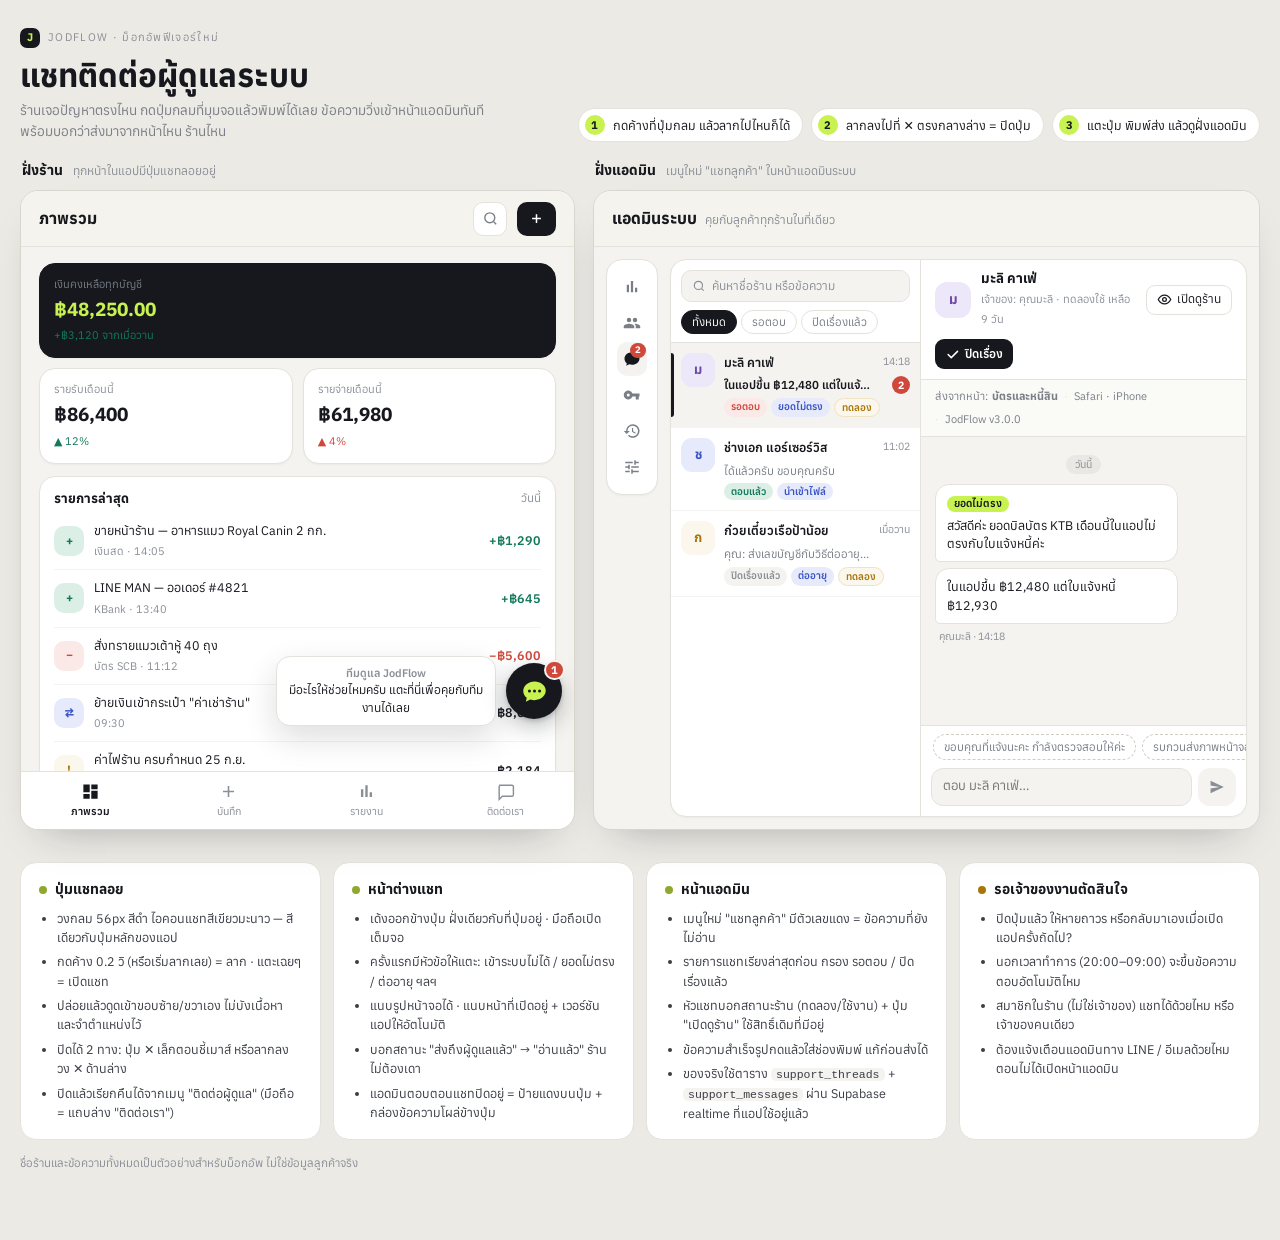
<file: claude_design/chat-support/chat-support-mockup.html>
<!doctype html>
<html lang="th"><head><meta charset="utf-8"><meta name="viewport" content="width=device-width, initial-scale=1">
<title>JodFlow แชทผู้ดูแล</title>
<link rel="preconnect" href="https://fonts.googleapis.com">
<link rel="preconnect" href="https://fonts.gstatic.com" crossorigin>
<link rel="stylesheet" href="https://fonts.googleapis.com/css2?family=Anuphan:wght@400;500;600;700&display=swap">
<style>
  /* โทเคนเดียวกับ tailwind.config.js ของแอป — ม็อกอัพนี้ตั้งใจเป็นธีมสว่างแบบเดียวกับแอปจริง */
  :root {
    --ink: #16181D;
    --ink-2: #1D2027;
    --ink-line: #24282F;
    --ink-soft: #767C85;
    --lime: #C7F250;
    --lime-dark: #B9E93A;
    --lime-deep: #8FA82E;
    --paper: #F4F3EF;
    --page: #ECEAE4;
    --white: #FFFFFF;
    --hairline: #E4E2DC;
    --muted: #7A7F87;
    --faint: #8A8F97;
    --income: #12795B;  --income-soft: #DCEFE6;
    --expense: #D0483C; --expense-soft: #FBE9E7;
    --pending: #A8760B; --pending-soft: #FBF7EC; --pending-line: #F0E3C4;
    --transfer: #3A55C4; --transfer-soft: #E7EAFA;
    --recurring: #6D4AA8; --recurring-soft: #EDE7FA;
    --shadow-card: 0 1px 2px rgba(22,24,29,.04);
    --shadow-pop: 0 12px 32px rgba(22,24,29,.14);
    --shadow-bubble: 0 8px 22px rgba(22,24,29,.28), 0 2px 4px rgba(22,24,29,.18);
    color-scheme: light;
  }
  * { box-sizing: border-box; }
  [hidden] { display: none !important; }
  body {
    margin: 0;
    background: var(--page);
    color: var(--ink);
    font: 13.5px/1.55 "Anuphan", "Sarabun", system-ui, sans-serif;
    font-variant-numeric: tabular-nums;
    -webkit-font-smoothing: antialiased;
  }
  button, input, textarea { font: inherit; color: inherit; }
  button { cursor: pointer; }
  :focus-visible { outline: 2px solid var(--transfer); outline-offset: 2px; }
  svg { display: block; flex: none; }

  .wrap { max-width: 1440px; margin: 0 auto; padding: 28px 20px 56px; }

  /* ── หัวหน้า ─────────────────────────────── */
  .intro { display: flex; flex-wrap: wrap; align-items: flex-end; justify-content: space-between; gap: 16px 32px; margin-bottom: 18px; }
  .eyebrow { font-size: 11px; letter-spacing: .12em; text-transform: uppercase; color: var(--faint); display: flex; align-items: center; gap: 8px; }
  .eyebrow .j { width: 20px; height: 20px; border-radius: 7px; background: var(--ink); color: var(--lime); font-weight: 700; font-size: 11px; display: grid; place-items: center; letter-spacing: 0; }
  h1 { font-size: clamp(24px, 3.2vw, 32px); line-height: 1.2; margin: 8px 0 6px; font-weight: 700; text-wrap: balance; }
  .lede { margin: 0; color: var(--muted); max-width: 60ch; }

  .try { display: flex; flex-wrap: wrap; gap: 8px; margin: 0; padding: 0; list-style: none; }
  .try li { display: flex; align-items: center; gap: 8px; background: var(--white); border: 1px solid var(--hairline); border-radius: 999px; padding: 6px 12px 6px 6px; font-size: 12.5px; }
  .try b { width: 20px; height: 20px; border-radius: 50%; background: var(--lime); font-size: 11px; display: grid; place-items: center; }

  .seg { display: none; background: var(--white); border: 1px solid var(--hairline); border-radius: 12px; padding: 4px; gap: 4px; margin-bottom: 12px; }
  .seg button { flex: 1; border: 0; background: none; height: 36px; border-radius: 9px; font-weight: 600; font-size: 13px; color: var(--muted); }
  .seg button[aria-pressed="true"] { background: var(--ink); color: var(--white); }

  .stage { display: grid; grid-template-columns: minmax(0, 1fr) minmax(0, 1.2fr); gap: 18px; align-items: start; }
  .col-label { display: flex; align-items: baseline; gap: 10px; margin: 0 2px 8px; }
  .col-label strong { font-size: 14px; }
  .col-label span { font-size: 12px; color: var(--faint); }

  @media (max-width: 1100px) {
    .seg { display: flex; }
    .stage { grid-template-columns: minmax(0, 1fr); }
    .stage[data-view="shop"] .col-admin, .stage[data-view="admin"] .col-shop { display: none; }
  }

  /* ── กรอบจอ ─────────────────────────────── */
  .frame {
    position: relative; overflow: hidden; height: 640px;
    background: var(--paper); border: 1px solid #D9D6CE; border-radius: 18px;
    box-shadow: 0 1px 0 rgba(255,255,255,.6) inset, 0 20px 40px -24px rgba(22,24,29,.35);
    container-type: inline-size;
    touch-action: manipulation;
  }

  /* ====== ฝั่งร้าน ====== */
  .app { display: grid; grid-template-columns: 196px minmax(0,1fr); height: 100%; }
  .side { background: var(--ink); padding: 16px 10px; display: flex; flex-direction: column; gap: 2px; }
  .brand { display: flex; align-items: center; gap: 9px; padding: 0 6px 14px; }
  .logo { width: 30px; height: 30px; border-radius: 10px; background: var(--lime); color: var(--ink); font-weight: 700; display: grid; place-items: center; font-size: 15px; }
  .brand b { color: #fff; font-size: 14px; display: block; line-height: 1.2; }
  .brand small { color: var(--ink-soft); font-size: 10.5px; }
  .side .grp { font-size: 10px; letter-spacing: .12em; text-transform: uppercase; color: #5A5F67; padding: 10px 10px 4px; }
  .nav { display: flex; align-items: center; gap: 9px; height: 34px; padding: 0 10px; border-radius: 10px; color: #A9AFB7; font-size: 12.5px; border: 0; background: none; text-align: left; width: 100%; }
  .nav.on { background: #262A32; color: #fff; }
  .nav:hover { color: #fff; }
  .nav .pill { margin-left: auto; font-size: 10.5px; font-weight: 700; background: var(--expense); color: #fff; border-radius: 999px; padding: 0 6px; }
  .nav.help { margin-top: auto; border: 1px dashed #3A3F48; height: 38px; color: var(--lime); }
  .nav.help small { margin-left: auto; font-size: 10px; color: var(--ink-soft); }

  .main { display: flex; flex-direction: column; min-width: 0; }
  .topbar { height: 56px; display: flex; align-items: center; gap: 10px; padding: 0 18px; border-bottom: 1px solid var(--hairline); background: rgba(244,243,239,.9); }
  .topbar h2 { font-size: 16px; margin: 0; flex: 1; }
  .ghost { width: 34px; height: 34px; border-radius: 10px; border: 1px solid var(--hairline); background: var(--white); display: grid; place-items: center; color: var(--muted); }
  .cta { height: 34px; padding: 0 12px; border-radius: 10px; border: 0; background: var(--ink); color: #fff; font-size: 12.5px; font-weight: 600; display: flex; align-items: center; gap: 6px; }
  .content { padding: 16px 18px; display: grid; gap: 12px; overflow: hidden; }
  .card { background: var(--white); border: 1px solid var(--hairline); border-radius: 16px; box-shadow: var(--shadow-card); }
  .kpis { display: grid; grid-template-columns: 1.3fr 1fr 1fr; gap: 10px; }
  .kpi { padding: 12px 14px; }
  .kpi.dark { background: var(--ink); border-color: var(--ink); color: #fff; }
  .kpi small { font-size: 11px; color: var(--faint); display: block; }
  .kpi.dark small { color: var(--ink-soft); }
  .kpi b { font-size: 19px; display: block; margin-top: 2px; }
  .kpi.dark b { color: var(--lime); }
  .kpi em { font-style: normal; font-size: 11px; }
  .up { color: var(--income); } .down { color: var(--expense); }
  .list { padding: 6px 14px; }
  .list h3 { font-size: 13px; margin: 6px 0 4px; display: flex; justify-content: space-between; }
  .list h3 span { font-weight: 400; color: var(--faint); font-size: 11.5px; }
  .row { display: flex; align-items: center; gap: 10px; padding: 8px 0; border-top: 1px solid var(--paper); }
  .row:first-of-type { border-top: 0; }
  .ico { width: 30px; height: 30px; border-radius: 10px; display: grid; place-items: center; font-size: 12px; font-weight: 700; }
  .row .t { flex: 1; min-width: 0; }
  .row .t div { font-size: 12.5px; white-space: nowrap; overflow: hidden; text-overflow: ellipsis; }
  .row .t small { color: var(--faint); font-size: 11px; }
  .row .amt { font-weight: 600; font-size: 12.5px; }

  .tabs-bottom { display: none; }

  /* ── ปุ่มแชทลอย ── */
  .fab {
    position: absolute; left: 0; top: 0; width: 56px; height: 56px; border-radius: 50%;
    background: var(--ink); color: var(--lime); border: 0; padding: 0;
    display: grid; place-items: center; box-shadow: var(--shadow-bubble);
    touch-action: none; user-select: none; -webkit-user-select: none; z-index: 20;
    transition: transform .18s ease, box-shadow .18s ease, left .28s cubic-bezier(.2,.9,.3,1.2), top .28s cubic-bezier(.2,.9,.3,1.2);
  }
  .fab:hover { transform: scale(1.04); }
  .fab.dragging { transition: none; transform: scale(1.12); cursor: grabbing; box-shadow: 0 16px 34px rgba(22,24,29,.35); }
  .fab.holding { transform: scale(.94); }
  .fab.holding::after {
    content: ""; position: absolute; inset: -5px; border-radius: 50%;
    border: 2px solid var(--lime); animation: ring .22s linear forwards;
  }
  @keyframes ring { from { opacity: 0; transform: scale(.8); } to { opacity: 1; transform: scale(1); } }
  .fab .ic-chat, .fab .ic-down { transition: opacity .15s, transform .2s; }
  .fab .ic-down { position: absolute; opacity: 0; transform: rotate(-90deg); color: #fff; }
  .fab.open .ic-chat { opacity: 0; transform: scale(.6); }
  .fab.open .ic-down { opacity: 1; transform: none; }
  .fab .badge {
    position: absolute; top: -3px; right: -3px; min-width: 20px; height: 20px; padding: 0 5px;
    border-radius: 999px; background: var(--expense); color: #fff; font-size: 11px; font-weight: 700;
    display: grid; place-items: center; border: 2px solid var(--paper);
  }
  .fab .x {
    position: absolute; top: -4px; left: -4px; width: 20px; height: 20px; border-radius: 50%;
    background: var(--white); color: var(--ink); border: 1px solid var(--hairline);
    display: grid; place-items: center; opacity: 0; transform: scale(.7); transition: .15s;
    box-shadow: 0 1px 3px rgba(0,0,0,.15);
  }
  .fab-wrap:hover .fab:not(.open):not(.dragging) .x, .fab:focus-visible .x { opacity: 1; transform: none; }
  .fab .x:hover { background: var(--expense); color: #fff; border-color: var(--expense); }
  .fab.side-right .x { left: auto; right: auto; left: -4px; }
  .fab.side-left .x { left: auto; right: -4px; }
  .fab.side-left .badge { right: auto; left: -3px; }

  .peek {
    position: absolute; z-index: 19; max-width: 220px; background: var(--white); border: 1px solid var(--hairline);
    border-radius: 14px; padding: 9px 12px; box-shadow: var(--shadow-pop); font-size: 12px; line-height: 1.45;
    animation: pop .2s ease-out;
  }
  .peek b { display: block; font-size: 11px; color: var(--faint); font-weight: 600; }

  .drop {
    position: absolute; left: 50%; bottom: 22px; width: 58px; height: 58px; margin-left: -29px;
    border-radius: 50%; background: rgba(22,24,29,.72); color: #fff; display: grid; place-items: center;
    z-index: 18; opacity: 0; transform: translateY(30px) scale(.8); pointer-events: none;
    transition: opacity .18s, transform .18s, background .15s;
  }
  .drop-shade { position: absolute; inset: auto 0 0 0; height: 140px; z-index: 17; pointer-events: none; opacity: 0; transition: opacity .18s; background: linear-gradient(to top, rgba(22,24,29,.28), rgba(22,24,29,0)); }
  .frame.dragging .drop, .frame.dragging .drop-shade { opacity: 1; transform: none; }
  .drop.hot { background: var(--expense); transform: scale(1.14) !important; }
  .drop-label { position: absolute; left: 0; right: 0; bottom: 88px; text-align: center; color: #fff; font-size: 11.5px; font-weight: 600; z-index: 18; opacity: 0; transition: opacity .18s; pointer-events: none; text-shadow: 0 1px 2px rgba(0,0,0,.4); }
  .frame.dragging .drop-label { opacity: 1; }

  /* ── หน้าต่างแชท ── */
  .chat {
    position: absolute; z-index: 21; width: 340px; display: flex; flex-direction: column;
    background: var(--white); border: 1px solid var(--hairline); border-radius: 18px; overflow: hidden;
    box-shadow: 0 22px 50px -12px rgba(22,24,29,.35), 0 2px 6px rgba(22,24,29,.08);
    animation: pop .2s cubic-bezier(.2,.9,.3,1.15);
  }
  @keyframes pop { from { opacity: 0; transform: translateY(8px) scale(.96); } to { opacity: 1; transform: none; } }
  .chat-hd { background: var(--ink); color: #fff; padding: 12px 12px 12px 14px; display: flex; align-items: center; gap: 10px; }
  .av { width: 36px; height: 36px; border-radius: 12px; background: var(--lime); color: var(--ink); display: grid; place-items: center; font-weight: 700; position: relative; flex: none; }
  .av .dot { position: absolute; right: -2px; bottom: -2px; width: 11px; height: 11px; border-radius: 50%; background: #3DD68C; border: 2px solid var(--ink); }
  .chat-hd .who { flex: 1; min-width: 0; }
  .chat-hd .who b { display: block; font-size: 13.5px; line-height: 1.25; }
  .chat-hd .who small { color: #A9AFB7; font-size: 11px; }
  .hd-btn { width: 30px; height: 30px; border-radius: 9px; border: 0; background: transparent; color: #A9AFB7; display: grid; place-items: center; }
  .hd-btn:hover { background: #262A32; color: #fff; }

  .chat-body { flex: 1; overflow-y: auto; padding: 14px 12px 8px; display: flex; flex-direction: column; gap: 6px; background: var(--paper); scroll-behavior: smooth; }
  .hello { background: var(--white); border: 1px solid var(--hairline); border-radius: 14px; padding: 12px; font-size: 12.5px; }
  .hello p { margin: 0 0 8px; }
  .topics { display: flex; flex-wrap: wrap; gap: 6px; }
  .topic { border: 1px solid var(--hairline); background: var(--paper); border-radius: 999px; padding: 4px 10px; font-size: 12px; }
  .topic:hover { background: var(--lime); border-color: var(--lime-dark); }

  .day { align-self: center; font-size: 10.5px; color: var(--faint); background: rgba(22,24,29,.05); padding: 1px 9px; border-radius: 999px; margin: 4px 0; }
  .msg { max-width: 82%; padding: 8px 11px; border-radius: 14px; font-size: 12.5px; line-height: 1.5; white-space: pre-wrap; word-break: break-word; }
  .msg.me { align-self: flex-end; background: var(--ink); color: #fff; border-bottom-right-radius: 5px; }
  .msg.them { align-self: flex-start; background: var(--white); border: 1px solid var(--hairline); border-bottom-left-radius: 5px; }
  .msg .from { display: block; font-size: 10.5px; font-weight: 600; color: var(--lime-deep); margin-bottom: 1px; }
  .msg .tag { display: inline-block; font-size: 10.5px; font-weight: 600; padding: 0 7px; border-radius: 999px; background: var(--lime); color: var(--ink); margin-bottom: 4px; }
  .msg .file { display: flex; align-items: center; gap: 6px; font-size: 12px; }
  .meta { font-size: 10.5px; color: var(--faint); margin: -2px 4px 4px; }
  .meta.me { align-self: flex-end; }
  .meta.read { color: var(--income); }
  .sys { align-self: center; text-align: center; font-size: 11px; color: var(--muted); max-width: 90%; }

  .ctx { display: flex; align-items: center; gap: 6px; padding: 6px 12px; font-size: 11px; color: var(--muted); background: var(--white); border-top: 1px solid var(--hairline); }
  .ctx svg { color: var(--faint); }
  .composer { display: flex; align-items: flex-end; gap: 6px; padding: 8px 10px 10px; background: var(--white); }
  .composer textarea {
    flex: 1; resize: none; border: 1px solid var(--hairline); background: var(--paper); border-radius: 12px;
    padding: 8px 11px; min-height: 38px; max-height: 96px; font-size: 13px; line-height: 1.45; outline: none;
  }
  .composer textarea:focus { border-color: var(--ink); background: var(--white); }
  .icon-btn { width: 38px; height: 38px; border-radius: 12px; border: 1px solid var(--hairline); background: var(--white); color: var(--muted); display: grid; place-items: center; flex: none; }
  .icon-btn:hover { color: var(--ink); }
  .send { width: 38px; height: 38px; border-radius: 12px; border: 0; background: var(--lime); color: var(--ink); display: grid; place-items: center; flex: none; }
  .send:disabled { background: var(--paper); color: var(--faint); cursor: default; }

  .toast {
    position: absolute; left: 50%; top: 66px; transform: translateX(-50%); z-index: 30;
    background: var(--ink); color: #fff; font-size: 12px; border-radius: 12px; padding: 9px 10px 9px 14px;
    display: flex; align-items: center; gap: 10px; box-shadow: var(--shadow-pop); width: max-content; max-width: calc(100% - 24px);
    animation: pop .2s ease-out;
  }
  .toast button { border: 0; background: var(--lime); color: var(--ink); font-weight: 600; font-size: 11.5px; border-radius: 8px; padding: 4px 10px; flex: none; }

  @container (max-width: 700px) {
    .kpis { grid-template-columns: 1fr 1fr; }
    .kpis .kpi.dark { grid-column: 1 / -1; }
  }
  /* จอร้านแคบ (มือถือ) — ซ่อนเมนูข้าง ใช้แถบล่าง แชทเต็มจอ */
  @container (max-width: 560px) {
    .app { grid-template-columns: minmax(0,1fr); }
    .side { display: none; }
    .kpis { grid-template-columns: 1fr 1fr; }
    .kpis .kpi.dark { grid-column: 1 / -1; }
    .cta span { display: none; }
    .main { padding-bottom: 58px; }
    .tabs-bottom { display: grid; grid-template-columns: repeat(4, 1fr); position: absolute; left: 0; right: 0; bottom: 0; height: 58px; background: var(--white); border-top: 1px solid var(--hairline); z-index: 5; }
    .tabs-bottom button { border: 0; background: none; font-size: 10.5px; color: var(--faint); display: flex; flex-direction: column; align-items: center; justify-content: center; gap: 2px; }
    .tabs-bottom button.on { color: var(--ink); font-weight: 600; }
  }
  @container (max-width: 440px) {
    .chat.sheet { left: 0 !important; right: 0 !important; top: 0 !important; bottom: 0 !important; width: auto; height: auto !important; border-radius: 0; border: 0; }
  }

  /* ====== ฝั่งแอดมิน ====== */
  .adm { display: flex; flex-direction: column; height: 100%; }
  .adm .topbar h2 small { font-weight: 400; color: var(--faint); font-size: 12px; margin-left: 8px; }
  .adm-body { flex: 1; min-height: 0; display: grid; grid-template-columns: 200px minmax(0,1fr); gap: 12px; padding: 12px; }
  .adm-nav { padding: 10px; display: flex; flex-direction: column; gap: 2px; align-self: start; }
  .adm-nav .cap { font-size: 10.5px; letter-spacing: .1em; text-transform: uppercase; color: var(--faint); padding: 2px 6px 6px; }
  .an { display: flex; align-items: center; gap: 9px; padding: 7px 8px; border-radius: 10px; color: var(--muted); font-size: 12.5px; border: 0; background: none; text-align: left; width: 100%; }
  .an.on { background: var(--paper); color: var(--ink); font-weight: 600; }
  .an .cnt { margin-left: auto; font-size: 10.5px; font-weight: 700; background: var(--expense); color: #fff; border-radius: 999px; padding: 0 6px; min-width: 18px; text-align: center; }
  .an .new { margin-left: auto; font-size: 9.5px; font-weight: 700; background: var(--lime); color: var(--ink); border-radius: 999px; padding: 0 6px; }
  .an .lbl { flex: 1; min-width: 0; white-space: nowrap; overflow: hidden; text-overflow: ellipsis; }

  .inbox { display: grid; grid-template-columns: 250px minmax(0,1fr); min-height: 0; overflow: hidden; }
  .threads { border-right: 1px solid var(--hairline); display: flex; flex-direction: column; min-height: 0; }
  .th-hd { padding: 10px 10px 8px; border-bottom: 1px solid var(--hairline); display: grid; gap: 8px; }
  .search { display: flex; align-items: center; gap: 6px; height: 32px; padding: 0 10px; border: 1px solid var(--hairline); border-radius: 10px; background: var(--paper); color: var(--faint); font-size: 12px; }
  .filters { display: flex; gap: 4px; }
  .filters button { border: 1px solid var(--hairline); background: var(--white); border-radius: 999px; padding: 2px 10px; font-size: 11.5px; color: var(--muted); }
  .filters button[aria-pressed="true"] { background: var(--ink); color: #fff; border-color: var(--ink); }
  .th-list { overflow-y: auto; flex: 1; }
  .th { display: grid; grid-template-columns: 34px minmax(0,1fr) auto; gap: 4px 9px; padding: 10px; border: 0; border-bottom: 1px solid var(--paper); background: none; text-align: left; width: 100%; position: relative; }
  .th:hover { background: #FAFAF7; }
  .th.on { background: var(--paper); }
  .th.on::before { content: ""; position: absolute; left: 0; top: 10px; bottom: 10px; width: 3px; border-radius: 0 3px 3px 0; background: var(--ink); }
  .th .sa { grid-row: span 2; width: 34px; height: 34px; border-radius: 11px; display: grid; place-items: center; font-weight: 700; font-size: 13px; }
  .th .nm { font-size: 12.5px; font-weight: 600; white-space: nowrap; overflow: hidden; text-overflow: ellipsis; }
  .th .tm { font-size: 10.5px; color: var(--faint); text-align: right; }
  .th .pv { font-size: 11.5px; color: var(--muted); white-space: nowrap; overflow: hidden; text-overflow: ellipsis; }
  .th.unread .pv { color: var(--ink); font-weight: 600; }
  .th .un { justify-self: end; font-size: 10.5px; font-weight: 700; background: var(--expense); color: #fff; border-radius: 999px; min-width: 18px; padding: 0 5px; text-align: center; height: 18px; line-height: 18px; }
  .th .chips { grid-column: 2 / -1; display: flex; gap: 4px; flex-wrap: wrap; }
  .chip { font-size: 10px; font-weight: 600; border-radius: 999px; padding: 0 7px; line-height: 17px; }
  .c-wait { background: var(--expense-soft); color: var(--expense); }
  .c-done { background: var(--income-soft); color: var(--income); }
  .c-closed { background: var(--paper); color: var(--faint); }
  .c-topic { background: var(--transfer-soft); color: var(--transfer); }
  .c-trial { background: var(--pending-soft); color: var(--pending); border: 1px solid var(--pending-line); }
  .flash { animation: flash 1.2s ease-out; }
  @keyframes flash { 0%, 30% { background: #F2FBD7; } 100% { background: transparent; } }

  .thread { display: flex; flex-direction: column; min-height: 0; min-width: 0; }
  .tr-hd { padding: 10px 14px; border-bottom: 1px solid var(--hairline); display: flex; align-items: center; gap: 10px; flex-wrap: wrap; }
  .tr-hd .sa { width: 36px; height: 36px; border-radius: 12px; display: grid; place-items: center; font-weight: 700; }
  .tr-hd .info { flex: 1; min-width: 140px; }
  .tr-hd .info b { font-size: 13.5px; display: block; line-height: 1.3; }
  .tr-hd .info small { font-size: 11px; color: var(--faint); }
  .btn-o { height: 30px; padding: 0 10px; border-radius: 9px; border: 1px solid var(--hairline); background: var(--white); font-size: 12px; display: flex; align-items: center; gap: 5px; }
  .btn-o:hover { border-color: var(--ink); }
  .btn-i { height: 30px; padding: 0 10px; border-radius: 9px; border: 0; background: var(--ink); color: #fff; font-size: 12px; font-weight: 600; display: flex; align-items: center; gap: 5px; }
  .back { display: none; }
  .ctx-strip { display: flex; flex-wrap: wrap; gap: 6px; padding: 8px 14px; border-bottom: 1px solid var(--hairline); background: #FAFAF7; font-size: 11px; color: var(--muted); }
  .ctx-strip span { display: inline-flex; align-items: center; gap: 4px; }
  .ctx-strip span + span::before { content: "·"; margin-right: 2px; color: var(--hairline); }
  .tr-body { flex: 1; overflow-y: auto; padding: 14px; display: flex; flex-direction: column; gap: 6px; background: var(--paper); }
  .tr-body .msg.me { background: var(--lime); color: var(--ink); }
  .tr-body .msg.me .from { color: var(--lime-deep); }
  .quick { display: flex; gap: 6px; padding: 8px 12px 0; overflow-x: auto; background: var(--white); border-top: 1px solid var(--hairline); scrollbar-width: none; }
  .quick button { flex: none; border: 1px dashed #CFCCC3; background: var(--white); border-radius: 999px; padding: 3px 10px; font-size: 11.5px; color: var(--muted); }
  .quick button:hover { border-style: solid; border-color: var(--ink); color: var(--ink); }
  .empty { flex: 1; display: grid; place-items: center; color: var(--faint); text-align: center; font-size: 12.5px; padding: 20px; }

  @container (max-width: 820px) {
    .adm-body { grid-template-columns: 52px minmax(0,1fr); }
    .adm-nav .cap, .an .lbl, .an .new { display: none; }
    .an { justify-content: center; padding: 8px 0; position: relative; }
    .an .cnt { position: absolute; top: 1px; right: 1px; margin: 0; padding: 0 4px; min-width: 16px; font-size: 9.5px; }
  }
  @container (max-width: 600px) {
    .adm-body { grid-template-columns: minmax(0,1fr); padding: 8px; }
    .adm-nav { display: none; }
    .inbox { grid-template-columns: minmax(0,1fr); }
    .inbox[data-pane="list"] .thread, .inbox[data-pane="thread"] .threads { display: none; }
    .threads { border-right: 0; }
    .back { display: grid; }
    .tr-hd .btn-o span, .tr-hd .btn-i span { display: none; }
  }

  /* ── บันทึกการออกแบบ ── */
  .notes { margin-top: 32px; display: grid; grid-template-columns: repeat(auto-fit, minmax(260px, 1fr)); gap: 12px; }
  .note { background: var(--white); border: 1px solid var(--hairline); border-radius: 16px; padding: 16px 18px; }
  .note h3 { margin: 0 0 8px; font-size: 14px; display: flex; align-items: center; gap: 8px; }
  .note h3 i { width: 8px; height: 8px; border-radius: 50%; background: var(--lime-deep); }
  .note.ask h3 i { background: var(--pending); }
  .note ul { margin: 0; padding-left: 18px; display: grid; gap: 5px; font-size: 12.5px; color: #3A3E45; }
  .note code { font-size: 11.5px; background: var(--paper); padding: 0 5px; border-radius: 5px; }
  .sample { font-size: 11.5px; color: var(--faint); margin-top: 14px; }

  @media (prefers-reduced-motion: reduce) {
    *, *::before, *::after { animation: none !important; transition: none !important; }
  }
  @media (max-width: 520px) {
    .wrap { padding: 20px 16px 40px; }
    .frame { height: 600px; }
  }
</style>
</head><body>

<div class="wrap">
  <header class="intro">
    <div>
      <div class="eyebrow"><span class="j">J</span>JodFlow · ม็อกอัพฟีเจอร์ใหม่</div>
      <h1>แชทติดต่อผู้ดูแลระบบ</h1>
      <p class="lede">ร้านเจอปัญหาตรงไหน กดปุ่มกลมที่มุมจอแล้วพิมพ์ได้เลย ข้อความวิ่งเข้าหน้าแอดมินทันที พร้อมบอกว่าส่งมาจากหน้าไหน ร้านไหน</p>
    </div>
    <ol class="try" aria-label="ลองเล่น">
      <li><b>1</b>กดค้างที่ปุ่มกลม แล้วลากไปไหนก็ได้</li>
      <li><b>2</b>ลากลงไปที่ ✕ ตรงกลางล่าง = ปิดปุ่ม</li>
      <li><b>3</b>แตะปุ่ม พิมพ์ส่ง แล้วดูฝั่งแอดมิน</li>
    </ol>
  </header>

  <div class="seg" role="group" aria-label="เลือกฝั่ง">
    <button type="button" id="seg-shop" data-v="shop" aria-pressed="true">ฝั่งร้าน (ลูกค้า)</button>
    <button type="button" id="seg-admin" data-v="admin" aria-pressed="false">ฝั่งแอดมิน <span id="seg-badge"></span></button>
  </div>

  <div class="stage" id="stage" data-view="shop">
    <!-- ================= ฝั่งร้าน ================= -->
    <section class="col-shop">
      <div class="col-label"><strong>ฝั่งร้าน</strong><span>ทุกหน้าในแอปมีปุ่มแชทลอยอยู่</span></div>
      <div class="frame" id="shopFrame">
        <div class="app">
          <aside class="side">
            <div class="brand"><div class="logo">J</div><div><b>JodFlow</b><small>ร้านโฟล์ค เพ็ทช็อป</small></div></div>
            <div class="grp">ทุกวัน</div>
            <button type="button" class="nav on"><svg width="17" height="17" viewBox="0 0 24 24" fill="currentColor"><path d="M3 13h8V3H3v10zm0 8h8v-6H3v6zm10 0h8V11h-8v10zm0-18v6h8V3h-8z"/></svg>ภาพรวม</button>
            <button type="button" class="nav"><svg width="17" height="17" viewBox="0 0 24 24" fill="currentColor"><path d="M3 10h11v2H3zm0-4h11v2H3zm0 8h7v2H3zm17.6-2.4-1.2-1.2a1 1 0 0 0-1.4 0l-.9.9 2.6 2.6.9-.9a1 1 0 0 0 0-1.4zM12 19.4V22h2.6l6.3-6.3-2.6-2.6z"/></svg>บันทึกรายการ</button>
            <button type="button" class="nav"><svg width="17" height="17" viewBox="0 0 24 24" fill="currentColor"><path d="M12 2a10 10 0 1 0 0 20 10 10 0 0 0 0-20zm1 10.4 3.3 3.3-1.4 1.4L11 13.2V7h2z"/></svg>รอดำเนินการ<span class="pill">5</span></button>
            <div class="grp">เงินของฉัน</div>
            <button type="button" class="nav"><svg width="17" height="17" viewBox="0 0 24 24" fill="currentColor"><path d="M21 7H5a1 1 0 0 1 0-2h14V3H5a3 3 0 0 0-3 3v12a3 3 0 0 0 3 3h16zm-3 8a1.5 1.5 0 1 1 0-3 1.5 1.5 0 0 1 0 3z"/></svg>กระเป๋าเงิน</button>
            <button type="button" class="nav"><svg width="17" height="17" viewBox="0 0 24 24" fill="currentColor"><path d="M5 9h3v10H5zm5.5-5h3v15h-3zM16 13h3v6h-3z"/></svg>รายงาน</button>
            <button type="button" class="nav"><svg width="17" height="17" viewBox="0 0 24 24" fill="currentColor"><path d="M19.4 13a7.5 7.5 0 0 0 0-2l2.1-1.6-2-3.5-2.5 1a7.4 7.4 0 0 0-1.7-1L15 3h-4l-.4 2.9a7.4 7.4 0 0 0-1.7 1l-2.5-1-2 3.5L6.6 11a7.5 7.5 0 0 0 0 2l-2.1 1.6 2 3.5 2.5-1c.5.4 1.1.7 1.7 1L11 21h4l.4-2.9c.6-.3 1.2-.6 1.7-1l2.5 1 2-3.5zM13 15.5a3.5 3.5 0 1 1 0-7 3.5 3.5 0 0 1 0 7z"/></svg>ตั้งค่า</button>
            <button type="button" class="nav help" id="helpNav" title="เปิดแชทติดต่อผู้ดูแล">
              <svg width="17" height="17" viewBox="0 0 24 24" fill="currentColor"><path d="M4 4h16a2 2 0 0 1 2 2v10a2 2 0 0 1-2 2H8l-4 4V6a2 2 0 0 1 2-2z" opacity=".25"/><path d="M4 4h16a2 2 0 0 1 2 2v10a2 2 0 0 1-2 2H8l-4 4V6a2 2 0 0 1 2-2zm3 6.5a1.5 1.5 0 1 0 0 .01zm5 0a1.5 1.5 0 1 0 0 .01zm5 0a1.5 1.5 0 1 0 0 .01z" fill="none" stroke="currentColor" stroke-width="1.6"/></svg>
              ติดต่อผู้ดูแล<small id="helpHint"></small>
            </button>
          </aside>

          <div class="main">
            <div class="topbar">
              <h2>ภาพรวม</h2>
              <span class="ghost" aria-hidden="true"><svg width="17" height="17" viewBox="0 0 24 24" fill="none" stroke="currentColor" stroke-width="2"><circle cx="11" cy="11" r="7"/><path d="m20 20-3.5-3.5"/></svg></span>
              <span class="cta"><svg width="15" height="15" viewBox="0 0 24 24" fill="none" stroke="currentColor" stroke-width="2.4"><path d="M12 5v14M5 12h14"/></svg><span>บันทึกรายการ</span></span>
            </div>
            <div class="content">
              <div class="kpis">
                <div class="card kpi dark"><small>เงินคงเหลือทุกบัญชี</small><b>฿48,250.00</b><em class="up">+฿3,120 จากเมื่อวาน</em></div>
                <div class="card kpi"><small>รายรับเดือนนี้</small><b>฿86,400</b><em class="up">▲ 12%</em></div>
                <div class="card kpi"><small>รายจ่ายเดือนนี้</small><b>฿61,980</b><em class="down">▲ 4%</em></div>
              </div>
              <div class="card list">
                <h3>รายการล่าสุด <span>วันนี้</span></h3>
                <div class="row"><div class="ico" style="background:var(--income-soft);color:var(--income)">+</div><div class="t"><div>ขายหน้าร้าน — อาหารแมว Royal Canin 2 กก.</div><small>เงินสด · 14:05</small></div><div class="amt up">+฿1,290</div></div>
                <div class="row"><div class="ico" style="background:var(--income-soft);color:var(--income)">+</div><div class="t"><div>LINE MAN — ออเดอร์ #4821</div><small>KBank · 13:40</small></div><div class="amt up">+฿645</div></div>
                <div class="row"><div class="ico" style="background:var(--expense-soft);color:var(--expense)">−</div><div class="t"><div>สั่งทรายแมวเต้าหู้ 40 ถุง</div><small>บัตร SCB · 11:12</small></div><div class="amt down">−฿5,600</div></div>
                <div class="row"><div class="ico" style="background:var(--transfer-soft);color:var(--transfer)">⇄</div><div class="t"><div>ย้ายเงินเข้ากระเป๋า "ค่าเช่าร้าน"</div><small>09:30</small></div><div class="amt">฿8,000</div></div>
                <div class="row"><div class="ico" style="background:var(--pending-soft);color:var(--pending)">!</div><div class="t"><div>ค่าไฟร้าน ครบกำหนด 25 ก.ย.</div><small>รอดำเนินการ</small></div><div class="amt">฿2,184</div></div>
              </div>
            </div>
          </div>
        </div>

        <nav class="tabs-bottom" aria-label="แถบล่าง">
          <button type="button" class="on"><svg width="19" height="19" viewBox="0 0 24 24" fill="currentColor"><path d="M3 13h8V3H3v10zm0 8h8v-6H3v6zm10 0h8V11h-8v10zm0-18v6h8V3h-8z"/></svg>ภาพรวม</button>
          <button type="button"><svg width="19" height="19" viewBox="0 0 24 24" fill="none" stroke="currentColor" stroke-width="2"><path d="M12 5v14M5 12h14"/></svg>บันทึก</button>
          <button type="button"><svg width="19" height="19" viewBox="0 0 24 24" fill="currentColor"><path d="M5 9h3v10H5zm5.5-5h3v15h-3zM16 13h3v6h-3z"/></svg>รายงาน</button>
          <button type="button" id="helpTab"><svg width="19" height="19" viewBox="0 0 24 24" fill="none" stroke="currentColor" stroke-width="1.8"><path d="M4 4h16a2 2 0 0 1 2 2v10a2 2 0 0 1-2 2H8l-4 4V6a2 2 0 0 1 2-2z"/></svg>ติดต่อเรา</button>
        </nav>

        <div class="drop-shade"></div>
        <div class="drop-label">ปล่อยตรงนี้เพื่อปิดปุ่มแชท</div>
        <div class="drop" id="drop" aria-hidden="true"><svg width="24" height="24" viewBox="0 0 24 24" fill="none" stroke="currentColor" stroke-width="2.4" stroke-linecap="round"><path d="M6 6l12 12M18 6 6 18"/></svg></div>

        <div class="fab-wrap">
          <button type="button" class="fab side-right" id="fab" aria-label="แชทกับผู้ดูแลระบบ (กดค้างเพื่อลาก)">
            <svg class="ic-chat" width="27" height="27" viewBox="0 0 24 24" fill="currentColor"><path d="M12 3C6.5 3 2 6.8 2 11.5c0 2.4 1.2 4.6 3.1 6.1L4.3 21l3.9-1.9c1.2.4 2.5.6 3.8.6 5.5 0 10-3.8 10-8.5S17.5 3 12 3zm-4.5 9.9a1.3 1.3 0 1 1 0-2.7 1.3 1.3 0 0 1 0 2.7zm4.5 0a1.3 1.3 0 1 1 0-2.7 1.3 1.3 0 0 1 0 2.7zm4.5 0a1.3 1.3 0 1 1 0-2.7 1.3 1.3 0 0 1 0 2.7z"/></svg>
            <svg class="ic-down" width="24" height="24" viewBox="0 0 24 24" fill="none" stroke="currentColor" stroke-width="2.4" stroke-linecap="round" stroke-linejoin="round"><path d="m6 9 6 6 6-6"/></svg>
            <span class="badge" id="fabBadge" hidden>0</span>
            <span class="x" id="fabX" role="button" aria-label="ปิดปุ่มแชท" title="ปิดปุ่มแชท"><svg width="10" height="10" viewBox="0 0 24 24" fill="none" stroke="currentColor" stroke-width="3.4" stroke-linecap="round"><path d="M6 6l12 12M18 6 6 18"/></svg></span>
          </button>
        </div>

        <div class="chat" id="chat" hidden role="dialog" aria-label="แชทติดต่อผู้ดูแลระบบ">
          <div class="chat-hd">
            <div class="av">J<span class="dot"></span></div>
            <div class="who"><b>ทีมดูแล JodFlow</b><small>ออนไลน์ · ปกติตอบภายใน 10 นาที</small></div>
            <button type="button" class="hd-btn" id="chatMin" aria-label="ย่อหน้าต่างแชท" title="ย่อ"><svg width="18" height="18" viewBox="0 0 24 24" fill="none" stroke="currentColor" stroke-width="2.2" stroke-linecap="round"><path d="M6 12h12"/></svg></button>
          </div>
          <div class="chat-body" id="chatBody"></div>
          <div class="ctx"><svg width="13" height="13" viewBox="0 0 24 24" fill="none" stroke="currentColor" stroke-width="2"><circle cx="12" cy="12" r="9"/><path d="M12 8v5M12 16h.01"/></svg>แนบให้อัตโนมัติ: หน้าภาพรวม · Chrome · v3.0.0</div>
          <form class="composer" id="shopForm">
            <label class="icon-btn" title="แนบรูปหน้าจอ" for="shopFile"><svg width="18" height="18" viewBox="0 0 24 24" fill="none" stroke="currentColor" stroke-width="2" stroke-linecap="round"><path d="m21 11-8.5 8.5a5 5 0 0 1-7-7L14 4a3.5 3.5 0 0 1 5 5l-8.5 8.5a2 2 0 0 1-3-3L15 7"/></svg></label>
            <input type="file" id="shopFile" accept="image/*" hidden>
            <textarea id="shopInput" rows="1" placeholder="พิมพ์ปัญหาที่เจอได้เลย…" aria-label="ข้อความถึงผู้ดูแล"></textarea>
            <button type="submit" class="send" id="shopSend" disabled aria-label="ส่ง"><svg width="18" height="18" viewBox="0 0 24 24" fill="currentColor"><path d="M3.4 20.4 21 12 3.4 3.6 3.4 10l12 2-12 2z"/></svg></button>
          </form>
        </div>
      </div>
    </section>

    <!-- ================= ฝั่งแอดมิน ================= -->
    <section class="col-admin">
      <div class="col-label"><strong>ฝั่งแอดมิน</strong><span>เมนูใหม่ "แชทลูกค้า" ในหน้าแอดมินระบบ</span></div>
      <div class="frame" id="admFrame">
        <div class="adm">
          <div class="topbar"><h2>แอดมินระบบ<small>คุยกับลูกค้าทุกร้านในที่เดียว</small></h2></div>
          <div class="adm-body">
            <nav class="card adm-nav" aria-label="เมนูแอดมิน">
              <div class="cap">แอดมินระบบ</div>
              <button type="button" class="an"><svg width="18" height="18" viewBox="0 0 24 24" fill="currentColor"><path d="M5 9h3v10H5zm5.5-5h3v15h-3zM16 13h3v6h-3z"/></svg><span class="lbl">ภาพรวม</span></button>
              <button type="button" class="an"><svg width="18" height="18" viewBox="0 0 24 24" fill="currentColor"><path d="M16 11a3 3 0 1 0 0-6 3 3 0 0 0 0 6zm-8 0a3 3 0 1 0 0-6 3 3 0 0 0 0 6zm0 2c-2.3 0-7 1.2-7 3.5V19h14v-2.5C15 14.2 10.3 13 8 13zm8 0h-1c1.2.9 2 2 2 3.5V19h6v-2.5c0-2.3-4.7-3.5-7-3.5z"/></svg><span class="lbl">ลูกค้า</span></button>
              <button type="button" class="an on"><svg width="18" height="18" viewBox="0 0 24 24" fill="currentColor"><path d="M12 3C6.5 3 2 6.8 2 11.5c0 2.4 1.2 4.6 3.1 6.1L4.3 21l3.9-1.9c1.2.4 2.5.6 3.8.6 5.5 0 10-3.8 10-8.5S17.5 3 12 3z"/></svg><span class="lbl">แชทลูกค้า</span><span class="cnt" id="navCnt">0</span></button>
              <button type="button" class="an"><svg width="18" height="18" viewBox="0 0 24 24" fill="currentColor"><path d="M7 14a2 2 0 1 1 0-4 2 2 0 0 1 0 4zm5.6-4A6 6 0 1 0 12.6 14H17v4h4v-4h1v-4z"/></svg><span class="lbl">คำขอรหัสผ่าน</span></button>
              <button type="button" class="an"><svg width="18" height="18" viewBox="0 0 24 24" fill="currentColor"><path d="M13 3a9 9 0 0 0-9 9H1l4 4 4-4H6a7 7 0 1 1 2 4.9l-1.4 1.4A9 9 0 1 0 13 3zm-1 5v5l4.3 2.5.7-1.2-3.5-2.1V8z"/></svg><span class="lbl">บันทึกแอดมิน</span></button>
              <button type="button" class="an"><svg width="18" height="18" viewBox="0 0 24 24" fill="currentColor"><path d="M3 17v2h6v-2zm0-12v2h10V5zm10 16v-2h8v-2h-8v-2h-2v6zM7 9v2H3v2h4v2h2V9zm14 4v-2H11v2zm-6-4h2V7h4V5h-4V3h-2z"/></svg><span class="lbl">ตั้งค่าระบบ</span></button>
            </nav>

            <div class="card inbox" id="inbox" data-pane="list">
              <div class="threads">
                <div class="th-hd">
                  <div class="search"><svg width="14" height="14" viewBox="0 0 24 24" fill="none" stroke="currentColor" stroke-width="2"><circle cx="11" cy="11" r="7"/><path d="m20 20-3.5-3.5"/></svg>ค้นหาชื่อร้าน หรือข้อความ</div>
                  <div class="filters" role="group" aria-label="กรองแชท">
                    <button type="button" data-f="all" aria-pressed="true">ทั้งหมด</button>
                    <button type="button" data-f="wait" aria-pressed="false">รอตอบ</button>
                    <button type="button" data-f="closed" aria-pressed="false">ปิดเรื่องแล้ว</button>
                  </div>
                </div>
                <div class="th-list" id="thList"></div>
              </div>
              <div class="thread" id="thread"></div>
            </div>
          </div>
        </div>
      </div>
    </section>
  </div>

  <section class="notes" aria-label="สรุปการออกแบบ">
    <div class="note">
      <h3><i></i>ปุ่มแชทลอย</h3>
      <ul>
        <li>วงกลม 56px สีดำ ไอคอนแชทสีเขียวมะนาว — สีเดียวกับปุ่มหลักของแอป</li>
        <li>กดค้าง 0.2 วิ (หรือเริ่มลากเลย) = ลาก · แตะเฉยๆ = เปิดแชท</li>
        <li>ปล่อยแล้วดูดเข้าขอบซ้าย/ขวาเอง ไม่บังเนื้อหา และจำตำแหน่งไว้</li>
        <li>ปิดได้ 2 ทาง: ปุ่ม ✕ เล็กตอนชี้เมาส์ หรือลากลงวง ✕ ด้านล่าง</li>
        <li>ปิดแล้วเรียกคืนได้จากเมนู "ติดต่อผู้ดูแล" (มือถือ = แถบล่าง "ติดต่อเรา")</li>
      </ul>
    </div>
    <div class="note">
      <h3><i></i>หน้าต่างแชท</h3>
      <ul>
        <li>เด้งออกข้างปุ่ม ฝั่งเดียวกับที่ปุ่มอยู่ · มือถือเปิดเต็มจอ</li>
        <li>ครั้งแรกมีหัวข้อให้แตะ: เข้าระบบไม่ได้ / ยอดไม่ตรง / ต่ออายุ ฯลฯ</li>
        <li>แนบรูปหน้าจอได้ · แนบหน้าที่เปิดอยู่ + เวอร์ชันแอปให้อัตโนมัติ</li>
        <li>บอกสถานะ "ส่งถึงผู้ดูแลแล้ว" → "อ่านแล้ว" ร้านไม่ต้องเดา</li>
        <li>แอดมินตอบตอนแชทปิดอยู่ = ป้ายแดงบนปุ่ม + กล่องข้อความโผล่ข้างปุ่ม</li>
      </ul>
    </div>
    <div class="note">
      <h3><i></i>หน้าแอดมิน</h3>
      <ul>
        <li>เมนูใหม่ "แชทลูกค้า" มีตัวเลขแดง = ข้อความที่ยังไม่อ่าน</li>
        <li>รายการแชทเรียงล่าสุดก่อน กรอง รอตอบ / ปิดเรื่องแล้ว</li>
        <li>หัวแชทบอกสถานะร้าน (ทดลอง/ใช้งาน) + ปุ่ม "เปิดดูร้าน" ใช้สิทธิ์เดิมที่มีอยู่</li>
        <li>ข้อความสำเร็จรูปกดแล้วใส่ช่องพิมพ์ แก้ก่อนส่งได้</li>
        <li>ของจริงใช้ตาราง <code>support_threads</code> + <code>support_messages</code> ผ่าน Supabase realtime ที่แอปใช้อยู่แล้ว</li>
      </ul>
    </div>
    <div class="note ask">
      <h3><i></i>รอเจ้าของงานตัดสินใจ</h3>
      <ul>
        <li>ปิดปุ่มแล้ว ให้หายถาวร หรือกลับมาเองเมื่อเปิดแอปครั้งถัดไป?</li>
        <li>นอกเวลาทำการ (20:00–09:00) จะขึ้นข้อความตอบอัตโนมัติไหม</li>
        <li>สมาชิกในร้าน (ไม่ใช่เจ้าของ) แชทได้ด้วยไหม หรือเจ้าของคนเดียว</li>
        <li>ต้องแจ้งเตือนแอดมินทาง LINE / อีเมลด้วยไหม ตอนไม่ได้เปิดหน้าแอดมิน</li>
      </ul>
    </div>
  </section>
  <p class="sample">ชื่อร้านและข้อความทั้งหมดเป็นตัวอย่างสำหรับม็อกอัพ ไม่ใช่ข้อมูลลูกค้าจริง</p>
</div>

<script>
(() => {
  const $ = (s, r = document) => r.querySelector(s);
  const esc = (s) => String(s).replace(/[&<>"]/g, (c) => ({ '&': '&amp;', '<': '&lt;', '>': '&gt;', '"': '&quot;' }[c]));
  const now = () => { const d = new Date(); return d.getHours().toString().padStart(2, '0') + ':' + d.getMinutes().toString().padStart(2, '0'); };
  const store = {
    get(k) { try { return JSON.parse(localStorage.getItem('jf-chat-' + k)); } catch { return null; } },
    set(k, v) { try { localStorage.setItem('jf-chat-' + k, JSON.stringify(v)); } catch {} },
  };

  // ── ข้อมูลตัวอย่าง ─────────────────────────
  const ME = 'folk';
  const threads = [
    { id: ME, shop: 'ร้านโฟล์ค เพ็ทช็อป', owner: 'ฐานันตร์', plan: 'ใช้งาน · ต่ออายุ 12 ต.ค.', trial: false, color: ['#F2FBD7', '#5E7317'], page: 'ภาพรวม', device: 'Chrome · Windows', status: 'new', unread: 0, topic: null, time: '', msgs: [] },
    { id: 'mali', shop: 'มะลิ คาเฟ่', owner: 'คุณมะลิ', plan: 'ทดลองใช้ เหลือ 9 วัน', trial: true, color: ['#EDE7FA', '#6D4AA8'], page: 'บัตรและหนี้สิน', device: 'Safari · iPhone', status: 'wait', unread: 2, topic: 'ยอดไม่ตรง', time: '14:18',
      msgs: [
        { from: 'shop', text: 'สวัสดีค่ะ ยอดบิลบัตร KTB เดือนนี้ในแอปไม่ตรงกับใบแจ้งหนี้ค่ะ', t: '14:16', tag: 'ยอดไม่ตรง' },
        { from: 'shop', text: 'ในแอปขึ้น ฿12,480 แต่ใบแจ้งหนี้ ฿12,930', t: '14:18' },
      ] },
    { id: 'ake', shop: 'ช่างเอก แอร์เซอร์วิส', owner: 'เอกชัย', plan: 'ใช้งาน · ต่ออายุ 3 พ.ย.', trial: false, color: ['#E7EAFA', '#3A55C4'], page: 'นำเข้าข้อมูล', device: 'Chrome · Android', status: 'done', unread: 0, topic: 'นำเข้าไฟล์', time: '11:02',
      msgs: [
        { from: 'shop', text: 'นำเข้าไฟล์ Excel แล้วขึ้นว่าวันที่ผิดรูปแบบครับ', t: '10:41', tag: 'นำเข้าไฟล์' },
        { from: 'admin', text: 'ช่วงวันที่ในไฟล์เป็นปี พ.ศ. ค่ะ ลองเปลี่ยนเป็น ค.ศ. หรือเลือก "ปี พ.ศ." ตอนนำเข้าได้เลยนะคะ', t: '10:55' },
        { from: 'shop', text: 'ได้แล้วครับ ขอบคุณครับ', t: '11:02' },
      ] },
    { id: 'noi', shop: 'ก๋วยเตี๋ยวเรือป้าน้อย', owner: 'น้อย', plan: 'ทดลองใช้ เหลือ 2 วัน', trial: true, color: ['#FBF7EC', '#A8760B'], page: 'ตั้งค่า', device: 'Chrome · Android', status: 'closed', unread: 0, topic: 'ต่ออายุ', time: 'เมื่อวาน',
      msgs: [
        { from: 'shop', text: 'ถ้าจะต่ออายุต้องโอนไปที่ไหนคะ', t: '16:20', tag: 'ต่ออายุ' },
        { from: 'admin', text: 'ส่งเลขบัญชีกับวิธีต่ออายุไว้ในหน้าตั้งค่า > แพ็กเกจ ให้แล้วนะคะ โอนแล้วแนบสลิปได้เลยค่ะ', t: '16:31' },
      ] },
  ];
  const initial = (n) => n.replace(/^ร้าน/, '').trim().replace(/^[เแโใไ]/, '')[0];
  const byId = (id) => threads.find((t) => t.id === id);
  const STATUS = { wait: ['รอตอบ', 'c-wait'], done: ['ตอบแล้ว', 'c-done'], closed: ['ปิดเรื่องแล้ว', 'c-closed'], new: ['ใหม่', 'c-topic'] };
  const TOPICS = ['เข้าสู่ระบบไม่ได้', 'ยอดเงินไม่ตรง', 'นำเข้าไฟล์ไม่ได้', 'อยากต่ออายุ', 'แนะนำฟีเจอร์'];
  const QUICK = ['ขอบคุณที่แจ้งนะคะ กำลังตรวจสอบให้ค่ะ', 'รบกวนส่งภาพหน้าจอเพิ่มหน่อยได้ไหมคะ', 'แก้ให้แล้วค่ะ ลองรีเฟรชหน้าอีกครั้งนะคะ', 'เดี๋ยวขอเข้าไปดูร้านนะคะ อนุญาตไหมคะ'];

  // ── สถานะหน้าจอ ─────────────────────────
  const shopFrame = $('#shopFrame'), admFrame = $('#admFrame');
  const fab = $('#fab'), chat = $('#chat'), drop = $('#drop');
  let fabHidden = false, chatOpen = false, shopUnread = 0;
  let pos = store.get('pos') || { side: 'right', y: null };
  let selected = 'mali', filter = 'all';
  let peekEl = null, toastTimer = null;
  let lastShopRead = false;

  // ═════════ ปุ่มลอย: ลาก / แตะ / ปิด ═════════
  const M = 14, S = 56;
  const bounds = () => {
    const r = shopFrame.getBoundingClientRect();
    const bottomBar = shopFrame.querySelector('.tabs-bottom');
    const bb = bottomBar && getComputedStyle(bottomBar).display !== 'none' ? bottomBar.offsetHeight : 0;
    return { w: r.width, h: r.height, maxY: r.height - S - M - bb, minY: 64 };
  };
  const clampY = (y) => { const b = bounds(); return Math.max(b.minY, Math.min(b.maxY, y)); };
  function placeFab(animate = true) {
    const b = bounds();
    if (pos.y == null) pos.y = b.maxY - 8;
    pos.y = clampY(pos.y);
    if (!animate) fab.style.transition = 'none';
    fab.style.left = (pos.side === 'right' ? b.w - S - M : M) + 'px';
    fab.style.top = pos.y + 'px';
    fab.classList.toggle('side-right', pos.side === 'right');
    fab.classList.toggle('side-left', pos.side === 'left');
    if (!animate) requestAnimationFrame(() => { fab.style.transition = ''; });
    if (chatOpen) placeChat();
    if (peekEl) placePeek();
  }

  let drag = null;
  fab.addEventListener('pointerdown', (e) => {
    if (e.button !== 0) return;
    if (e.target.closest('#fabX')) return;
    const r = shopFrame.getBoundingClientRect();
    drag = { id: e.pointerId, sx: e.clientX, sy: e.clientY, ox: fab.offsetLeft, oy: fab.offsetTop, fr: r, active: false, hot: false };
    drag.timer = setTimeout(() => { if (drag && !drag.active) { fab.classList.add('holding'); startDrag(); } }, 220);
    fab.setPointerCapture(e.pointerId);
  });
  function startDrag() {
    drag.active = true;
    fab.classList.add('dragging');
    fab.classList.remove('holding');
    shopFrame.classList.add('dragging');
    if (chatOpen) closeChat();
    removePeek();
    if (navigator.vibrate) try { navigator.vibrate(12); } catch {}
  }
  fab.addEventListener('pointermove', (e) => {
    if (!drag || e.pointerId !== drag.id) return;
    const dx = e.clientX - drag.sx, dy = e.clientY - drag.sy;
    if (!drag.active && Math.hypot(dx, dy) > 6) { clearTimeout(drag.timer); startDrag(); }
    if (!drag.active) return;
    const x = Math.max(4, Math.min(drag.fr.width - S - 4, drag.ox + dx));
    const y = Math.max(4, Math.min(drag.fr.height - S - 4, drag.oy + dy));
    fab.style.left = x + 'px'; fab.style.top = y + 'px';
    const d = drop.getBoundingClientRect();
    const cx = drag.fr.left + x + S / 2, cy = drag.fr.top + y + S / 2;
    drag.hot = Math.hypot(cx - (d.left + d.width / 2), cy - (d.top + d.height / 2)) < 56;
    drop.classList.toggle('hot', drag.hot);
  });
  const endDrag = (e) => {
    if (!drag || e.pointerId !== drag.id) return;
    clearTimeout(drag.timer);
    fab.classList.remove('holding');
    const wasActive = drag.active, hot = drag.hot;
    if (wasActive) {
      fab.classList.remove('dragging');
      shopFrame.classList.remove('dragging');
      drop.classList.remove('hot');
      if (hot) { hideFab(); drag = null; return; }
      const x = fab.offsetLeft;
      pos = { side: x + S / 2 > drag.fr.width / 2 ? 'right' : 'left', y: fab.offsetTop };
      store.set('pos', pos);
      placeFab();
    }
    drag = null;
    if (!wasActive && e.type === 'pointerup') toggleChat();
  };
  fab.addEventListener('pointerup', endDrag);
  fab.addEventListener('pointercancel', endDrag);
  fab.addEventListener('keydown', (e) => { if (e.key === 'Enter' || e.key === ' ') { e.preventDefault(); toggleChat(); } });
  fab.addEventListener('click', (e) => e.preventDefault());
  $('#fabX').addEventListener('pointerdown', (e) => e.stopPropagation());
  $('#fabX').addEventListener('click', (e) => { e.stopPropagation(); hideFab(); });

  function hideFab() {
    fabHidden = true; fab.hidden = true; closeChat(); removePeek();
    $('#helpHint').textContent = 'ซ่อนอยู่';
    toast(shopFrame, 'ซ่อนปุ่มแชทแล้ว · เรียกคืนได้ที่เมนู "ติดต่อผู้ดูแล"', 'เปิดคืน', showFab);
  }
  function showFab() {
    fabHidden = false; fab.hidden = false; $('#helpHint').textContent = '';
    placeFab(false);
  }
  const openFromMenu = () => { if (fabHidden) showFab(); if (!chatOpen) toggleChat(); };
  $('#helpNav').addEventListener('click', openFromMenu);
  $('#helpTab').addEventListener('click', openFromMenu);

  // ═════════ หน้าต่างแชทฝั่งร้าน ═════════
  function toggleChat() { chatOpen ? closeChat() : openChat(); }
  function openChat() {
    chatOpen = true; chat.hidden = false; fab.classList.add('open');
    fab.setAttribute('aria-expanded', 'true');
    removePeek();
    shopUnread = 0; renderBadge();
    markShopRead();
    renderShopChat();
    placeChat();
    setTimeout(() => $('#shopInput').focus({ preventScroll: true }), 60);
  }
  function closeChat() {
    if (!chatOpen) return;
    chatOpen = false; chat.hidden = true; fab.classList.remove('open');
    fab.setAttribute('aria-expanded', 'false');
  }
  $('#chatMin').addEventListener('click', closeChat);

  function placeChat() {
    const b = bounds();
    const narrow = b.w <= 440;
    chat.classList.toggle('sheet', narrow);
    fab.style.visibility = narrow && chatOpen ? 'hidden' : '';
    if (narrow) { chat.style.height = ''; return; }
    const W = Math.min(340, b.w - 2 * M);
    const H = Math.min(470, b.h - 2 * M - 10);
    chat.style.width = W + 'px';
    chat.style.height = H + 'px';
    const fy = pos.y;
    // วางเหนือปุ่มถ้าปุ่มอยู่ครึ่งล่าง ไม่งั้นวางใต้ปุ่ม — ชิดขอบฝั่งเดียวกับปุ่ม
    let top = fy + S / 2 > b.h / 2 ? fy - H - 10 : fy + S + 10;
    top = Math.max(M, Math.min(b.h - H - M, top));
    const overlap = top < fy + S && top + H > fy;
    let left = pos.side === 'right' ? b.w - W - M : M;
    if (overlap) left = pos.side === 'right' ? b.w - W - M - S - 10 : M + S + 10;
    left = Math.max(M, Math.min(b.w - W - M, left));
    chat.style.left = left + 'px'; chat.style.top = top + 'px';
    chat.style.right = 'auto'; chat.style.bottom = 'auto';
  }

  function msgHTML(m, perspective) {
    if (m.from === 'system') return `<div class="sys">${esc(m.text)}</div>`;
    const mine = (perspective === 'shop' && m.from === 'shop') || (perspective === 'admin' && m.from === 'admin');
    const who = !mine ? `<span class="from">${perspective === 'shop' ? 'ทีมดูแล JodFlow' : ''}</span>` : '';
    const tag = m.tag ? `<span class="tag">${esc(m.tag)}</span><br>` : '';
    const body = m.file
      ? `<span class="file"><svg width="14" height="14" viewBox="0 0 24 24" fill="none" stroke="currentColor" stroke-width="2"><rect x="3" y="3" width="18" height="18" rx="3"/><circle cx="9" cy="9" r="2"/><path d="m21 15-5-5L5 21"/></svg>${esc(m.file)}</span>`
      : esc(m.text);
    return `<div class="msg ${mine ? 'me' : 'them'}">${who && perspective === 'shop' ? who : ''}${tag}${body}</div>`;
  }

  function renderShopChat() {
    const t = byId(ME);
    const body = $('#chatBody');
    let html = `<div class="hello"><p>สวัสดีครับ คุณ${esc(t.owner)} 👋<br>ติดตรงไหน เล่าให้ฟังได้เลย ทีมงานเห็นข้อความทันที</p>`;
    if (!t.msgs.length) html += `<div class="topics">${TOPICS.map((x) => `<button type="button" class="topic">${esc(x)}</button>`).join('')}</div>`;
    html += `</div>`;
    if (t.msgs.length) html += `<div class="day">วันนี้</div>`;
    let lastMine = -1;
    t.msgs.forEach((m, i) => { if (m.from === 'shop') lastMine = i; });
    t.msgs.forEach((m, i) => {
      html += msgHTML(m, 'shop');
      if (i === lastMine && i === t.msgs.length - 1) {
        html += `<div class="meta me ${lastShopRead ? 'read' : ''}">${m.t} · ${lastShopRead ? 'อ่านแล้ว' : 'ส่งถึงผู้ดูแลแล้ว'}</div>`;
      } else if (m.from !== 'system' && (i === t.msgs.length - 1 || t.msgs[i + 1].from !== m.from)) {
        html += `<div class="meta ${m.from === 'shop' ? 'me' : ''}">${m.t}</div>`;
      }
    });
    body.innerHTML = html;
    body.querySelectorAll('.topic').forEach((b) => b.addEventListener('click', () => {
      const inp = $('#shopInput');
      pendingTopic = b.textContent;
      inp.value = b.textContent === 'แนะนำฟีเจอร์' ? 'อยากให้เพิ่ม ' : '';
      inp.placeholder = `เล่าเรื่อง "${b.textContent}" เพิ่มอีกนิด…`;
      body.querySelectorAll('.topic').forEach((o) => o.style.background = o === b ? 'var(--lime)' : '');
      syncSend(); inp.focus();
    }));
    body.scrollTop = body.scrollHeight;
  }
  let pendingTopic = null;

  const shopInput = $('#shopInput');
  const syncSend = () => { $('#shopSend').disabled = !shopInput.value.trim() && !pendingTopic; };
  const autosize = (el) => { el.style.height = 'auto'; el.style.height = Math.min(96, el.scrollHeight + 2) + 'px'; };
  shopInput.addEventListener('input', () => { autosize(shopInput); syncSend(); });
  shopInput.addEventListener('keydown', (e) => { if (e.key === 'Enter' && !e.shiftKey && !e.isComposing) { e.preventDefault(); $('#shopForm').requestSubmit(); } });
  $('#shopForm').addEventListener('submit', (e) => {
    e.preventDefault();
    const text = shopInput.value.trim() || pendingTopic;
    if (!text) return;
    shopSend({ text, tag: pendingTopic });
    shopInput.value = ''; autosize(shopInput); pendingTopic = null;
    shopInput.placeholder = 'พิมพ์ปัญหาที่เจอได้เลย…';
    syncSend();
  });
  $('#shopFile').addEventListener('change', (e) => {
    const f = e.target.files[0]; if (!f) return;
    shopSend({ file: f.name });
    e.target.value = '';
  });

  function shopSend({ text, tag, file }) {
    const t = byId(ME);
    const first = !t.msgs.length;
    t.msgs.push({ from: 'shop', text: text || '', tag: tag || null, file: file || null, t: now() });
    if (tag) t.topic = tag;
    t.status = 'wait'; t.time = now();
    t.unread = selected === ME && adminVisible() && $('#inbox').dataset.pane !== 'list-only' ? 0 : t.unread + 1;
    lastShopRead = false;
    if (selected === ME && adminVisible()) { t.unread = 0; setTimeout(() => { lastShopRead = true; if (chatOpen) renderShopChat(); }, 900); }
    renderShopChat();
    // ข้อความเข้าคิวแอดมิน — ย้ายแชทร้านนี้ขึ้นบนสุด
    threads.splice(threads.indexOf(t), 1); threads.unshift(t);
    renderAdmin(ME);
    if (first) setTimeout(() => {
      t.msgs.push({ from: 'system', text: 'ส่งเรื่องถึงทีมงานแล้ว ปิดหน้าต่างนี้ได้เลย ตอบกลับเมื่อไหร่จะมีป้ายแดงขึ้นที่ปุ่มแชท', t: now() });
      if (chatOpen) renderShopChat();
    }, 500);
    if (!adminVisible()) toast(shopFrame, 'ข้อความเด้งเข้าหน้าแอดมินแล้ว', 'ไปดู', () => setView('admin'));
    else toast(admFrame, `ข้อความใหม่จาก ${t.shop}`, selected === ME ? null : 'เปิด', () => { selectThread(ME); });
  }

  function markShopRead() { const t = byId(ME); t.msgs.forEach((m) => { if (m.from === 'admin') m.seen = true; }); }

  function renderBadge() {
    const b = $('#fabBadge');
    b.hidden = !shopUnread; b.textContent = shopUnread;
  }

  function showPeek(text) {
    removePeek();
    if (fabHidden || chatOpen) return;
    peekEl = document.createElement('button');
    peekEl.type = 'button';
    peekEl.className = 'peek';
    peekEl.innerHTML = `<b>ทีมดูแล JodFlow</b>${esc(text.length > 70 ? text.slice(0, 70) + '…' : text)}`;
    peekEl.addEventListener('click', () => openChat());
    shopFrame.appendChild(peekEl);
    placePeek();
  }
  function placePeek() {
    const b = bounds();
    const w = Math.min(220, b.w - S - 3 * M);
    peekEl.style.width = w + 'px';
    peekEl.style.top = Math.max(M, pos.y + S / 2 - peekEl.offsetHeight / 2) + 'px';
    peekEl.style.left = (pos.side === 'right' ? b.w - S - M - 10 - w : M + S + 10) + 'px';
  }
  function removePeek() { if (peekEl) { peekEl.remove(); peekEl = null; } }

  // ═════════ ฝั่งแอดมิน ═════════
  const inbox = $('#inbox');
  function adminVisible() { return getComputedStyle($('.col-admin')).display !== 'none'; }

  function renderAdmin(flashId) {
    const total = threads.reduce((n, t) => n + t.unread, 0);
    const nc = $('#navCnt'); nc.textContent = total; nc.hidden = !total;
    $('#seg-badge').textContent = total ? `(${total})` : '';
    const list = threads.filter((t) => t.msgs.length && (filter === 'all' || (filter === 'wait' ? t.status === 'wait' : t.status === 'closed')));
    $('#thList').innerHTML = list.length ? list.map((t) => {
      const last = [...t.msgs].reverse().find((m) => m.from !== 'system');
      const pv = last ? (last.from === 'admin' ? 'คุณ: ' : '') + (last.file ? 'ส่งรูปภาพ' : last.text) : '';
      const [st, sc] = STATUS[t.status];
      return `<button type="button" class="th ${t.id === selected ? 'on' : ''} ${t.unread ? 'unread' : ''} ${t.id === flashId ? 'flash' : ''}" data-id="${t.id}">
        <span class="sa" style="background:${t.color[0]};color:${t.color[1]}">${esc(initial(t.shop))}</span>
        <span class="nm">${esc(t.shop)}</span><span class="tm">${esc(t.time)}</span>
        <span class="pv">${esc(pv)}</span>${t.unread ? `<span class="un">${t.unread}</span>` : '<span></span>'}
        <span class="chips"><span class="chip ${sc}">${st}</span>${t.topic ? `<span class="chip c-topic">${esc(t.topic)}</span>` : ''}${t.trial ? '<span class="chip c-trial">ทดลอง</span>' : ''}</span>
      </button>`;
    }).join('') : `<div class="empty">ไม่มีแชทในหมวดนี้</div>`;
    $('#thList').querySelectorAll('.th').forEach((b) => b.addEventListener('click', () => selectThread(b.dataset.id)));
    renderThread();
  }

  function selectThread(id) {
    selected = id;
    const t = byId(id);
    t.unread = 0;
    inbox.dataset.pane = 'thread';
    if (id === ME && byId(ME).msgs.some((m) => m.from === 'shop')) {
      setTimeout(() => { lastShopRead = true; if (chatOpen) renderShopChat(); }, 400);
    }
    renderAdmin();
    setTimeout(() => $('#admInput') && $('#admInput').focus({ preventScroll: true }), 30);
  }

  function renderThread() {
    const t = byId(selected);
    const el = $('#thread');
    if (!t || !t.msgs.length) { el.innerHTML = `<div class="empty">เลือกแชทจากรายการด้านซ้าย</div>`; return; }
    const draft = $('#admInput') ? $('#admInput').value : '';
    const closed = t.status === 'closed';
    el.innerHTML = `
      <div class="tr-hd">
        <button type="button" class="btn-o back" id="admBack" aria-label="กลับไปรายการแชท"><svg width="16" height="16" viewBox="0 0 24 24" fill="none" stroke="currentColor" stroke-width="2.2" stroke-linecap="round"><path d="m15 6-6 6 6 6"/></svg></button>
        <span class="sa" style="background:${t.color[0]};color:${t.color[1]}">${esc(initial(t.shop))}</span>
        <div class="info"><b>${esc(t.shop)}</b><small>เจ้าของ: ${esc(t.owner)} · ${esc(t.plan)}</small></div>
        <button type="button" class="btn-o" title="เปิดดูร้านนี้แบบอ่านอย่างเดียว"><svg width="15" height="15" viewBox="0 0 24 24" fill="none" stroke="currentColor" stroke-width="2"><path d="M2 12s3.6-7 10-7 10 7 10 7-3.6 7-10 7S2 12 2 12z"/><circle cx="12" cy="12" r="3"/></svg><span>เปิดดูร้าน</span></button>
        <button type="button" class="${closed ? 'btn-o' : 'btn-i'}" id="admClose"><svg width="15" height="15" viewBox="0 0 24 24" fill="none" stroke="currentColor" stroke-width="2.4" stroke-linecap="round" stroke-linejoin="round">${closed ? '<path d="M4 12a8 8 0 1 0 3-6.2M4 4v4h4"/>' : '<path d="m5 12 5 5L20 7"/>'}</svg><span>${closed ? 'เปิดเรื่องอีกครั้ง' : 'ปิดเรื่อง'}</span></button>
      </div>
      <div class="ctx-strip"><span>ส่งจากหน้า: <b>${esc(t.page)}</b></span><span>${esc(t.device)}</span><span>JodFlow v3.0.0</span></div>
      <div class="tr-body" id="trBody">
        <div class="day">วันนี้</div>
        ${t.msgs.map((m, i) => msgHTML(m, 'admin') + (m.from !== 'system' && (i === t.msgs.length - 1 || t.msgs[i + 1].from !== m.from) ? `<div class="meta ${m.from === 'admin' ? 'me' : ''}">${m.from === 'admin' ? 'คุณ' : esc(t.owner)} · ${m.t}${m.from === 'admin' && i === t.msgs.length - 1 && t.id === ME ? (byId(ME).msgs[i].seen ? ' · ร้านอ่านแล้ว' : ' · ส่งแล้ว') : ''}</div>` : '')).join('')}
        ${closed ? '<div class="sys">ปิดเรื่องแล้ว — ถ้าร้านทักมาใหม่ จะเปิดเรื่องให้อัตโนมัติ</div>' : ''}
      </div>
      <div class="quick">${QUICK.map((q) => `<button type="button">${esc(q)}</button>`).join('')}</div>
      <form class="composer" id="admForm">
        <textarea id="admInput" rows="1" placeholder="ตอบ ${esc(t.shop)}…" aria-label="ตอบลูกค้า"></textarea>
        <button type="submit" class="send" id="admSend" aria-label="ส่ง"><svg width="18" height="18" viewBox="0 0 24 24" fill="currentColor"><path d="M3.4 20.4 21 12 3.4 3.6 3.4 10l12 2-12 2z"/></svg></button>
      </form>`;
    const tb = $('#trBody'); tb.scrollTop = tb.scrollHeight;
    const inp = $('#admInput');
    inp.value = draft; autosize(inp);
    const sync = () => { $('#admSend').disabled = !inp.value.trim(); };
    sync();
    inp.addEventListener('input', () => { autosize(inp); sync(); });
    inp.addEventListener('keydown', (e) => { if (e.key === 'Enter' && !e.shiftKey && !e.isComposing) { e.preventDefault(); $('#admForm').requestSubmit(); } });
    el.querySelectorAll('.quick button').forEach((b) => b.addEventListener('click', () => { inp.value = b.textContent; autosize(inp); sync(); inp.focus(); }));
    $('#admForm').addEventListener('submit', (e) => { e.preventDefault(); const v = inp.value.trim(); if (!v) return; inp.value = ''; adminSend(v); });
    $('#admBack').addEventListener('click', () => { inbox.dataset.pane = 'list'; });
    $('#admClose').addEventListener('click', () => { t.status = closed ? 'wait' : 'closed'; renderAdmin(); });
  }

  function adminSend(text) {
    const t = byId(selected);
    t.msgs.push({ from: 'admin', text, t: now() });
    t.status = 'done'; t.time = now();
    renderAdmin();
    if (t.id === ME) {
      if (chatOpen) { markShopRead(); renderShopChat(); renderThread(); }
      else {
        shopUnread++; renderBadge(); showPeek(text);
        if (!adminVisible()) return;
        if (fabHidden) toast(shopFrame, 'ทีมดูแลตอบกลับแล้ว', 'เปิดแชท', openFromMenu);
      }
    }
  }

  document.querySelectorAll('.filters button').forEach((b) => b.addEventListener('click', () => {
    filter = b.dataset.f;
    document.querySelectorAll('.filters button').forEach((o) => o.setAttribute('aria-pressed', o === b));
    renderAdmin();
  }));

  // ═════════ ส่วนรวม ═════════
  function toast(frame, text, action, fn) {
    frame.querySelectorAll('.toast').forEach((x) => x.remove());
    const el = document.createElement('div');
    el.className = 'toast'; el.setAttribute('role', 'status');
    el.innerHTML = `<span>${esc(text)}</span>`;
    if (action) {
      const b = document.createElement('button'); b.type = 'button'; b.textContent = action;
      b.addEventListener('click', () => { el.remove(); fn(); }); el.appendChild(b);
    }
    frame.appendChild(el);
    clearTimeout(toastTimer);
    toastTimer = setTimeout(() => el.remove(), 4200);
  }

  const stage = $('#stage');
  function setView(v) {
    stage.dataset.view = v;
    document.querySelectorAll('.seg button').forEach((b) => b.setAttribute('aria-pressed', b.dataset.v === v));
    requestAnimationFrame(() => { placeFab(false); if (v === 'admin' && selected === ME) selectThread(ME); });
  }
  document.querySelectorAll('.seg button').forEach((b) => b.addEventListener('click', () => setView(b.dataset.v)));

  // จอแคบของแอดมินเริ่มที่รายการ จอกว้างเปิดแชทแรกไว้เลย
  const admWide = () => admFrame.getBoundingClientRect().width > 600;
  if (admWide()) inbox.dataset.pane = 'thread';
  renderAdmin();
  requestAnimationFrame(() => placeFab(false));
  new ResizeObserver(() => { if (!fab.hidden) placeFab(false); }).observe(shopFrame);

  // ทักทายเบาๆ ให้เห็นว่าข้อความจากแอดมินหน้าตาเป็นยังไงตอนแชทปิดอยู่
  setTimeout(() => { if (!chatOpen && !byId(ME).msgs.length) { shopUnread = 1; renderBadge(); showPeek('มีอะไรให้ช่วยไหมครับ แตะที่นี่เพื่อคุยกับทีมงานได้เลย'); } }, 1400);
})();
</script>
</body></html>
</file>
